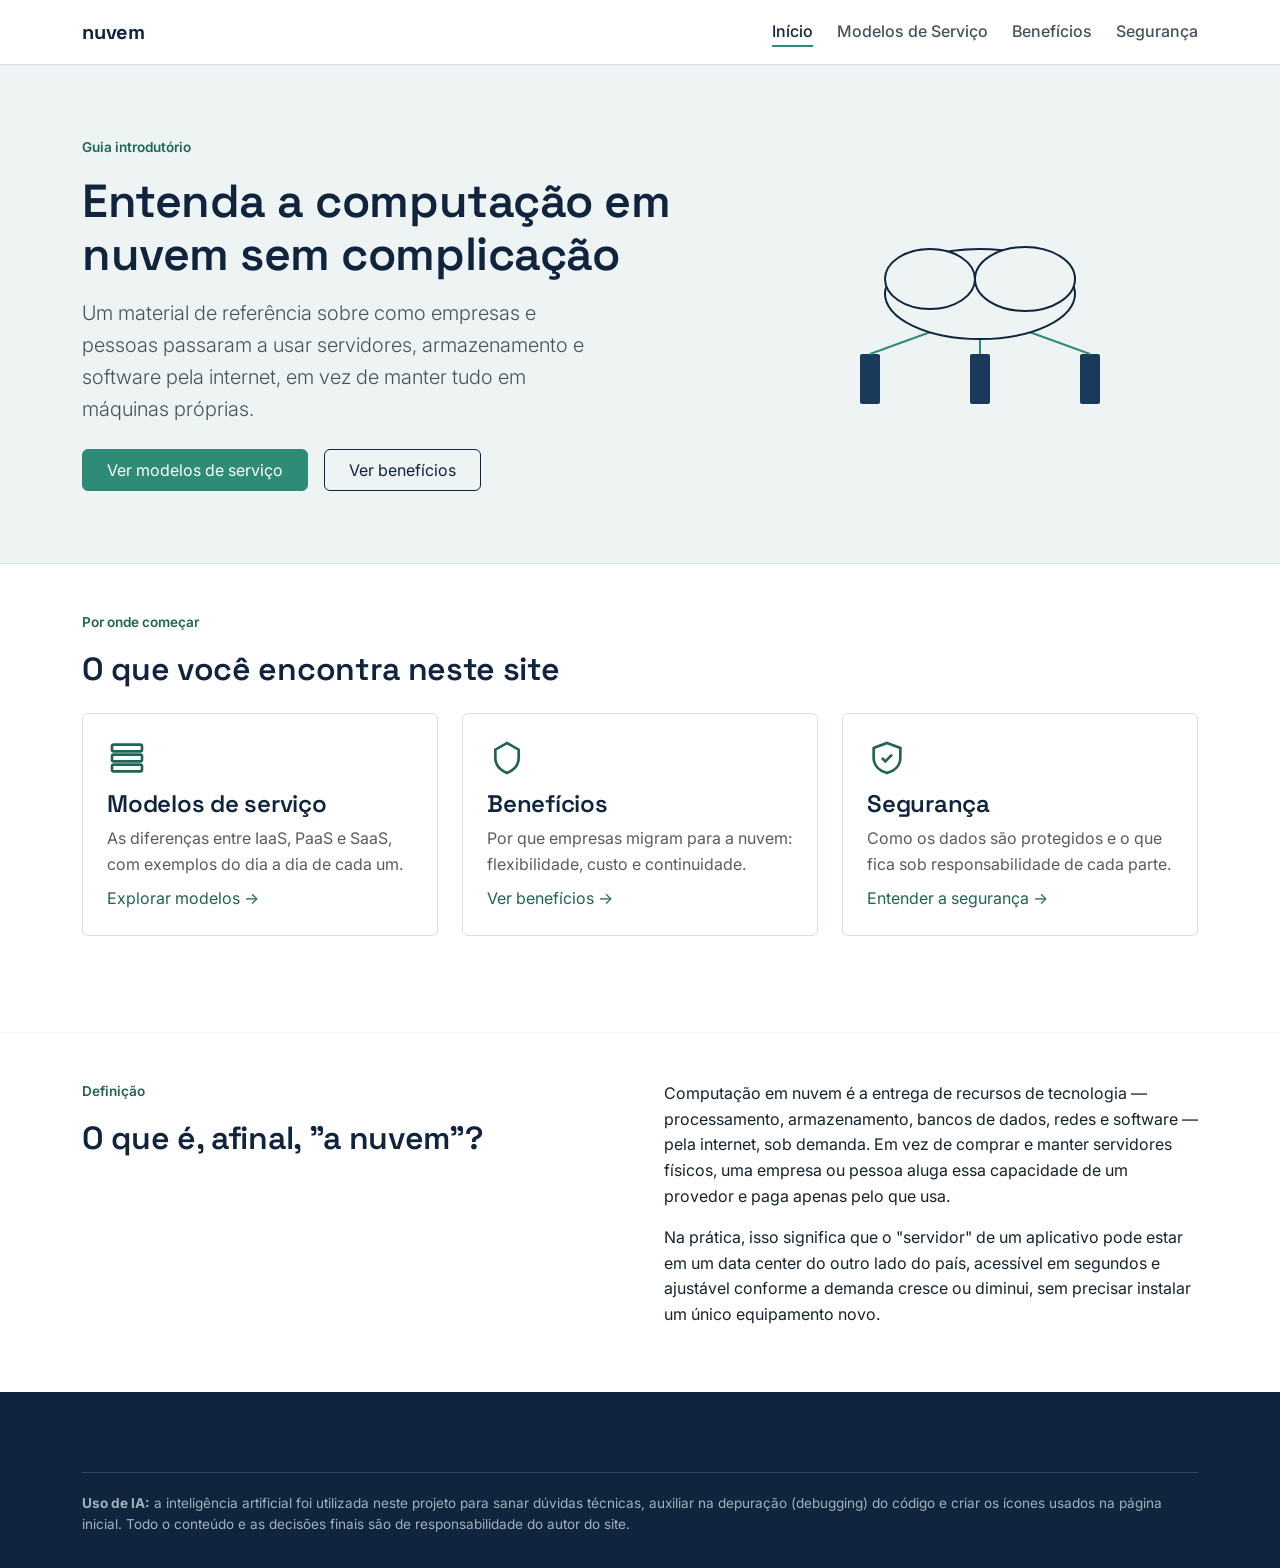
<file: computacao-em-nuvem-main/index.html>
<!DOCTYPE html>
<html lang="pt-BR">
<head>
<meta charset="UTF-8">
<meta name="viewport" content="width=device-width, initial-scale=1.0">
<title>Computação em Nuvem | Início</title>
<link rel="preconnect" href="https://fonts.googleapis.com">
<link href="https://fonts.googleapis.com/css2?family=Inter:wght@400;500;600&family=Space+Grotesk:wght@500;600;700&display=swap" rel="stylesheet">
<link href="https://cdn.jsdelivr.net/npm/bootstrap@5.3.3/dist/css/bootstrap.min.css" rel="stylesheet">
<link href="style.css" rel="stylesheet">
</head>
<body>

<header class="site-header">
  <div class="container">
    <nav class="navbar py-3">
      <a class="brand" href="index.html">nuvem<span></span></a>
      <ul class="nav-links">
        <li><a class="active" href="index.html">Início</a></li>
        <li><a href="servicos.html">Modelos de Serviço</a></li>
        <li><a href="beneficios.html">Benefícios</a></li>
        <li><a href="seguranca.html">Segurança</a></li>

      </ul>
    </nav>
  </div>
</header>

<section class="hero py-5">
  <div class="container py-4">
    <div class="row align-items-center g-5">
      <div class="col-lg-7">
        <p class="section-eyebrow">Guia introdutório</p>
        <h1>Entenda a computação em nuvem sem complicação</h1>
        <p class="lead mt-3">Um material de referência sobre como empresas e pessoas passaram a usar servidores, armazenamento e software pela internet, em vez de manter tudo em máquinas próprias.</p>
        <div class="d-flex flex-wrap gap-3 mt-4">
          <a href="servicos.html" class="btn btn-teal px-4 py-2">Ver modelos de serviço</a>
          <a href="beneficios.html" class="btn btn-outline-navy px-4 py-2">Ver benefícios</a>
        </div>
      </div>
      <div class="col-lg-5 text-center">
        <svg class="cloud-art" viewBox="0 0 320 220" xmlns="http://www.w3.org/2000/svg" role="img" aria-label="Ilustração de uma nuvem conectada a servidores">
          <rect x="40" y="150" width="20" height="50" rx="2" fill="#1A3A5C"/>
          <rect x="150" y="150" width="20" height="50" rx="2" fill="#1A3A5C"/>
          <rect x="260" y="150" width="20" height="50" rx="2" fill="#1A3A5C"/>
          <line x1="50" y1="150" x2="160" y2="110" stroke="#2E8B77" stroke-width="2"/>
          <line x1="160" y1="150" x2="160" y2="110" stroke="#2E8B77" stroke-width="2"/>
          <line x1="270" y1="150" x2="160" y2="110" stroke="#2E8B77" stroke-width="2"/>
          <ellipse cx="160" cy="90" rx="95" ry="45" fill="#EEF3F4" stroke="#10243E" stroke-width="2"/>
          <ellipse cx="110" cy="75" rx="45" ry="30" fill="#EEF3F4" stroke="#10243E" stroke-width="2"/>
          <ellipse cx="205" cy="75" rx="50" ry="32" fill="#EEF3F4" stroke="#10243E" stroke-width="2"/>
        </svg>
      </div>
    </div>
  </div>
</section>

<section class="py-5">
  <div class="container">
    <p class="section-eyebrow">Por onde começar</p>
    <h2 class="mb-4">O que você encontra neste site</h2>
    <div class="row g-4">
      <div class="col-md-4">
        <div class="info-card">
          <svg class="icon" viewBox="0 0 24 24" fill="none" stroke="currentColor" stroke-width="1.6"><rect x="3" y="4" width="18" height="4" rx="1"/><rect x="3" y="10" width="18" height="4" rx="1"/><rect x="3" y="16" width="18" height="4" rx="1"/></svg>
          <h4>Modelos de serviço</h4>
          <p class="text-muted mb-2">As diferenças entre IaaS, PaaS e SaaS, com exemplos do dia a dia de cada um.</p>
          <a href="servicos.html">Explorar modelos →</a>
        </div>
      </div>
      <div class="col-md-4">
        <div class="info-card">
          <svg class="icon" viewBox="0 0 24 24" fill="none" stroke="currentColor" stroke-width="1.6"><path d="M12 3l7 4v5c0 5-3.5 7.5-7 9-3.5-1.5-7-4-7-9V7l7-4z"/></svg>
          <h4>Benefícios</h4>
          <p class="text-muted mb-2">Por que empresas migram para a nuvem: flexibilidade, custo e continuidade.</p>
          <a href="beneficios.html">Ver benefícios →</a>
        </div>
      </div>
      <div class="col-md-4">
        <div class="info-card">
          <svg class="icon" viewBox="0 0 24 24" fill="none" stroke="currentColor" stroke-width="1.6"><path d="M12 3l8 3v6c0 4.5-3.4 7.7-8 9-4.6-1.3-8-4.5-8-9V6l8-3z"/><path d="M9 12l2 2 4-4"/></svg>
          <h4>Segurança</h4>
          <p class="text-muted mb-2">Como os dados são protegidos e o que fica sob responsabilidade de cada parte.</p>
          <a href="seguranca.html">Entender a segurança →</a>
        </div>
      </div>
    </div>
  </div>
</section>

<hr class="divider">

<section class="pb-5">
  <div class="container">
    <div class="row g-5 align-items-start">
      <div class="col-lg-6">
        <p class="section-eyebrow">Definição</p>
        <h2>O que é, afinal, "a nuvem"?</h2>
      </div>
      <div class="col-lg-6">
        <p>Computação em nuvem é a entrega de recursos de tecnologia — processamento, armazenamento, bancos de dados, redes e software — pela internet, sob demanda. Em vez de comprar e manter servidores físicos, uma empresa ou pessoa aluga essa capacidade de um provedor e paga apenas pelo que usa.</p>
        <p>Na prática, isso significa que o "servidor" de um aplicativo pode estar em um data center do outro lado do país, acessível em segundos e ajustável conforme a demanda cresce ou diminui, sem precisar instalar um único equipamento novo.</p>
      </div>
    </div>
  </div>
</section>

<footer class="site-footer">
  <div class="container">
    <div class="ai-disclaimer">
      <strong>Uso de IA:</strong> a inteligência artificial foi utilizada neste projeto para sanar dúvidas técnicas, auxiliar na depuração (debugging) do código e criar os ícones usados na página inicial. Todo o conteúdo e as decisões finais são de responsabilidade do autor do site.
    </div>
  </div>
</footer>

</body>
</html>
</file>
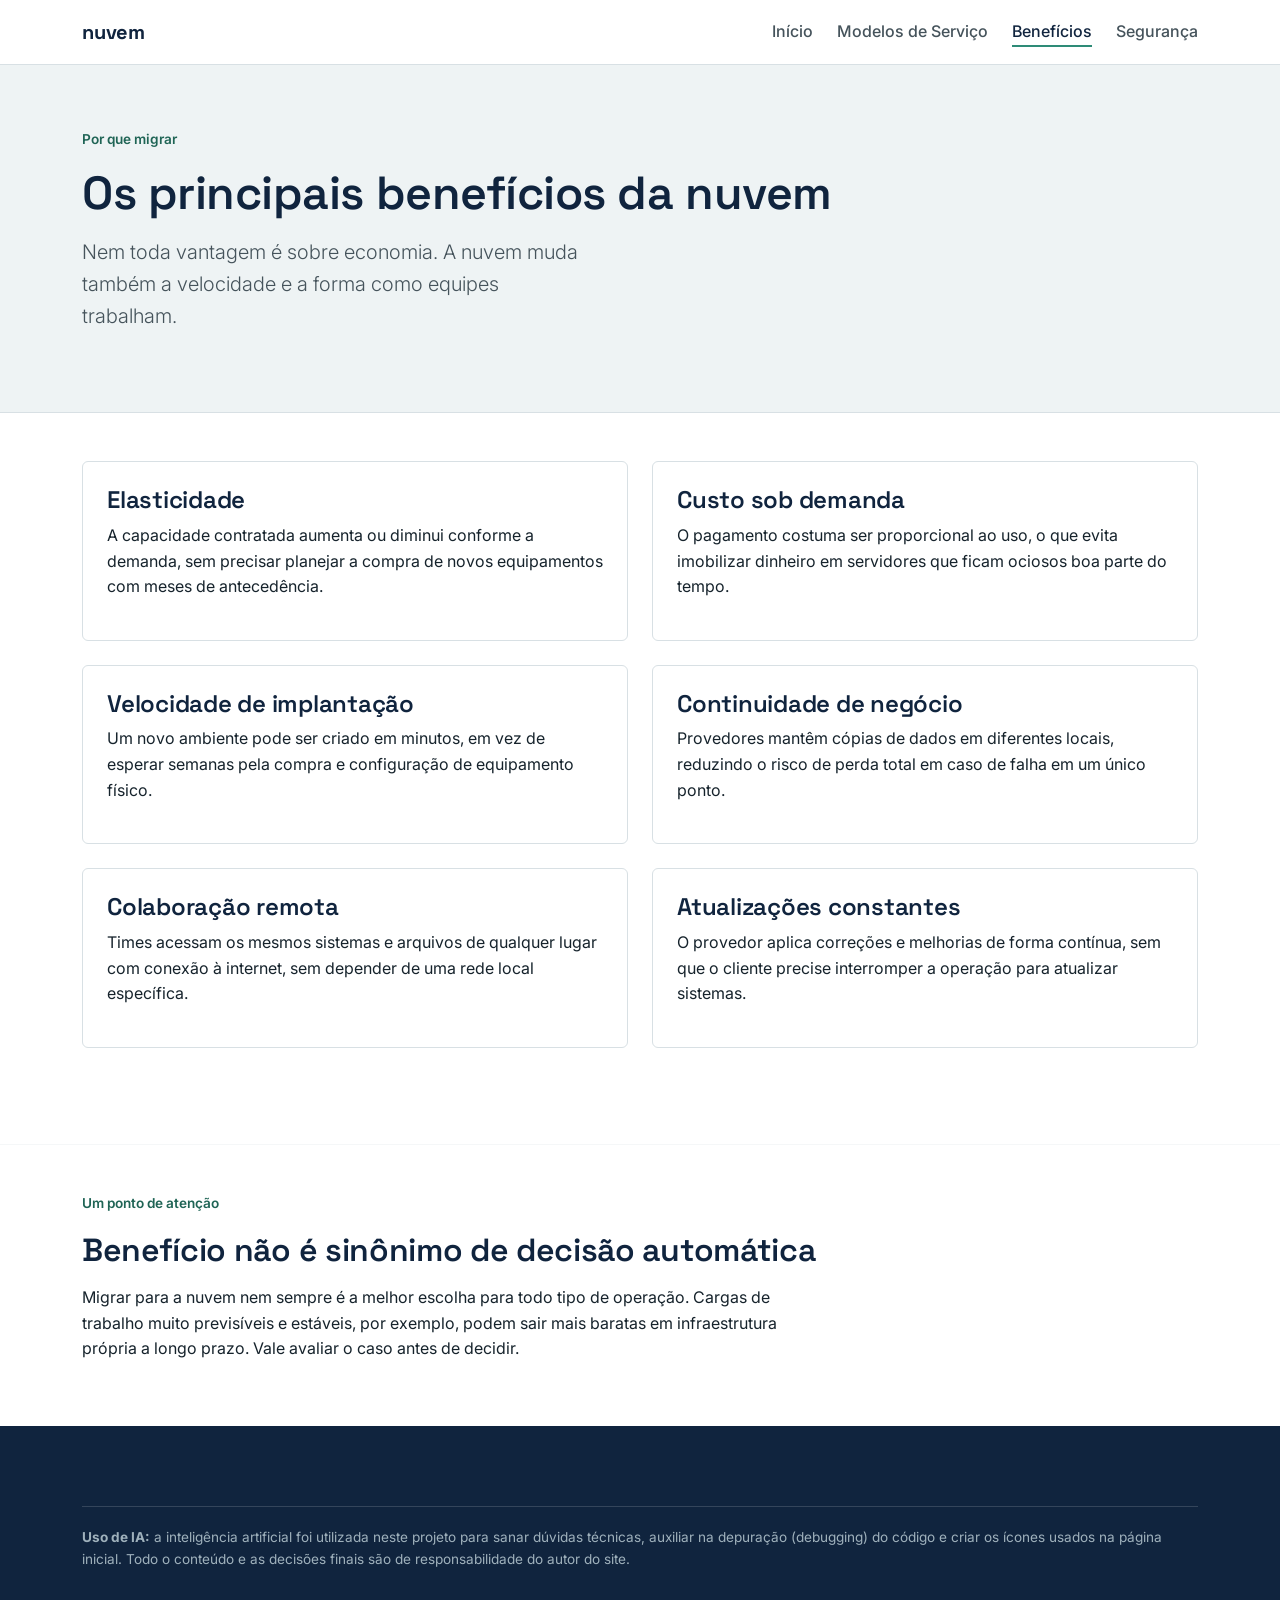
<file: computacao-em-nuvem-main/beneficios.html>
<!DOCTYPE html>
<html lang="pt-BR">
<head>
<meta charset="UTF-8">
<meta name="viewport" content="width=device-width, initial-scale=1.0">
<title>Computação em Nuvem | Benefícios</title>
<link rel="preconnect" href="https://fonts.googleapis.com">
<link href="https://fonts.googleapis.com/css2?family=Inter:wght@400;500;600&family=Space+Grotesk:wght@500;600;700&display=swap" rel="stylesheet">
<link href="https://cdn.jsdelivr.net/npm/bootstrap@5.3.3/dist/css/bootstrap.min.css" rel="stylesheet">
<link href="style.css" rel="stylesheet">
</head>
<body>

<header class="site-header">
  <div class="container">
    <nav class="navbar py-3">
      <a class="brand" href="index.html">nuvem<span></span></a>
      <ul class="nav-links">
        <li><a href="index.html">Início</a></li>
        <li><a href="servicos.html">Modelos de Serviço</a></li>
        <li><a class="active" href="beneficios.html">Benefícios</a></li>
        <li><a href="seguranca.html">Segurança</a></li>

      </ul>
    </nav>
  </div>
</header>

<section class="hero py-5">
  <div class="container py-3">
    <p class="section-eyebrow">Por que migrar</p>
    <h1>Os principais benefícios da nuvem</h1>
    <p class="lead mt-3">Nem toda vantagem é sobre economia. A nuvem muda também a velocidade e a forma como equipes trabalham.</p>
  </div>
</section>

<section class="py-5">
  <div class="container">
    <div class="row g-4">
      <div class="col-md-6">
        <div class="info-card">
          <h4>Elasticidade</h4>
          <p>A capacidade contratada aumenta ou diminui conforme a demanda, sem precisar planejar a compra de novos equipamentos com meses de antecedência.</p>
        </div>
      </div>
      <div class="col-md-6">
        <div class="info-card">
          <h4>Custo sob demanda</h4>
          <p>O pagamento costuma ser proporcional ao uso, o que evita imobilizar dinheiro em servidores que ficam ociosos boa parte do tempo.</p>
        </div>
      </div>
      <div class="col-md-6">
        <div class="info-card">
          <h4>Velocidade de implantação</h4>
          <p>Um novo ambiente pode ser criado em minutos, em vez de esperar semanas pela compra e configuração de equipamento físico.</p>
        </div>
      </div>
      <div class="col-md-6">
        <div class="info-card">
          <h4>Continuidade de negócio</h4>
          <p>Provedores mantêm cópias de dados em diferentes locais, reduzindo o risco de perda total em caso de falha em um único ponto.</p>
        </div>
      </div>
      <div class="col-md-6">
        <div class="info-card">
          <h4>Colaboração remota</h4>
          <p>Times acessam os mesmos sistemas e arquivos de qualquer lugar com conexão à internet, sem depender de uma rede local específica.</p>
        </div>
      </div>
      <div class="col-md-6">
        <div class="info-card">
          <h4>Atualizações constantes</h4>
          <p>O provedor aplica correções e melhorias de forma contínua, sem que o cliente precise interromper a operação para atualizar sistemas.</p>
        </div>
      </div>
    </div>
  </div>
</section>

<hr class="divider">

<section class="pb-5">
  <div class="container">
    <div class="row">
      <div class="col-lg-8">
        <p class="section-eyebrow">Um ponto de atenção</p>
        <h2>Benefício não é sinônimo de decisão automática</h2>
        <p class="mt-3">Migrar para a nuvem nem sempre é a melhor escolha para todo tipo de operação. Cargas de trabalho muito previsíveis e estáveis, por exemplo, podem sair mais baratas em infraestrutura própria a longo prazo. Vale avaliar o caso antes de decidir.</p>
      </div>
    </div>
  </div>
</section>

<footer class="site-footer">
  <div class="container">
    <div class="ai-disclaimer">
      <strong>Uso de IA:</strong> a inteligência artificial foi utilizada neste projeto para sanar dúvidas técnicas, auxiliar na depuração (debugging) do código e criar os ícones usados na página inicial. Todo o conteúdo e as decisões finais são de responsabilidade do autor do site.
    </div>
  </div>
</footer>

</body>
</html>
</file>
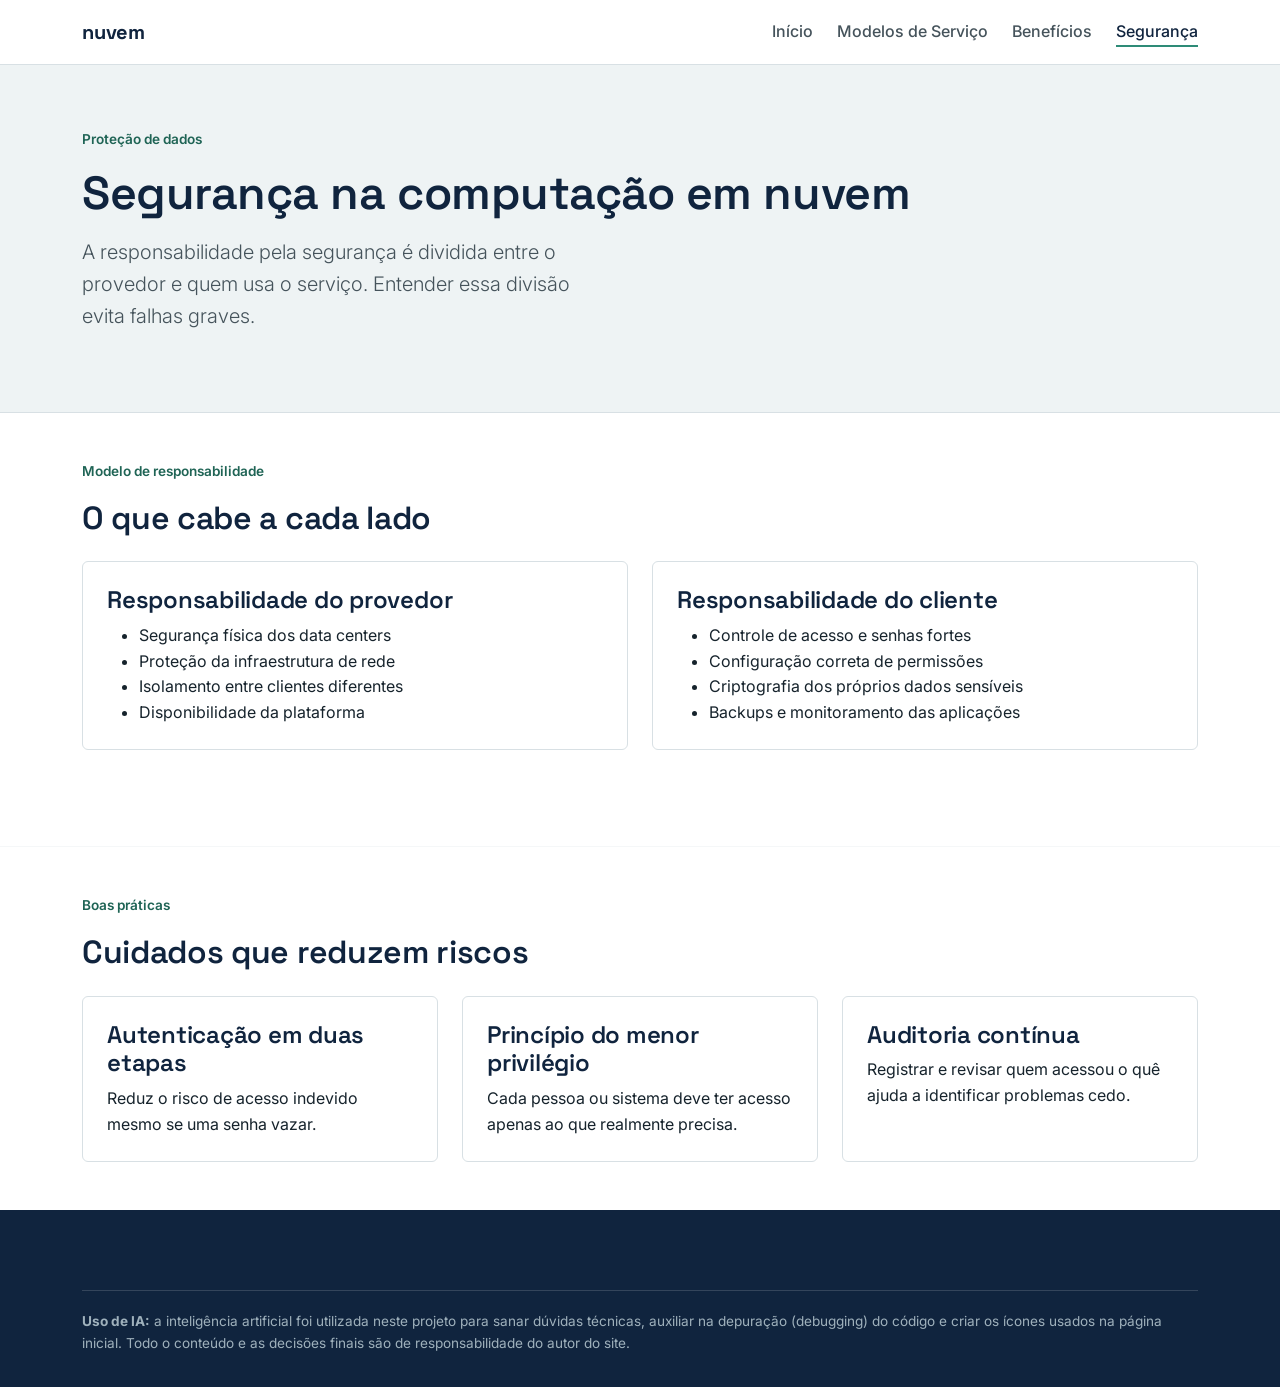
<file: computacao-em-nuvem-main/seguranca.html>
<!DOCTYPE html>
<html lang="pt-BR">
<head>
<meta charset="UTF-8">
<meta name="viewport" content="width=device-width, initial-scale=1.0">
<title>Computação em Nuvem | Segurança</title>
<link rel="preconnect" href="https://fonts.googleapis.com">
<link href="https://fonts.googleapis.com/css2?family=Inter:wght@400;500;600&family=Space+Grotesk:wght@500;600;700&display=swap" rel="stylesheet">
<link href="https://cdn.jsdelivr.net/npm/bootstrap@5.3.3/dist/css/bootstrap.min.css" rel="stylesheet">
<link href="style.css" rel="stylesheet">
</head>
<body>

<header class="site-header">
  <div class="container">
    <nav class="navbar py-3">
      <a class="brand" href="index.html">nuvem<span></span></a>
      <ul class="nav-links">
        <li><a href="index.html">Início</a></li>
        <li><a href="servicos.html">Modelos de Serviço</a></li>
        <li><a href="beneficios.html">Benefícios</a></li>
        <li><a class="active" href="seguranca.html">Segurança</a></li>

      </ul>
    </nav>
  </div>
</header>

<section class="hero py-5">
  <div class="container py-3">
    <p class="section-eyebrow">Proteção de dados</p>
    <h1>Segurança na computação em nuvem</h1>
    <p class="lead mt-3">A responsabilidade pela segurança é dividida entre o provedor e quem usa o serviço. Entender essa divisão evita falhas graves.</p>
  </div>
</section>

<section class="py-5">
  <div class="container">
    <p class="section-eyebrow">Modelo de responsabilidade</p>
    <h2 class="mb-4">O que cabe a cada lado</h2>
    <div class="row g-4">
      <div class="col-md-6">
        <div class="info-card">
          <h4>Responsabilidade do provedor</h4>
          <ul class="mt-2 mb-0">
            <li>Segurança física dos data centers</li>
            <li>Proteção da infraestrutura de rede</li>
            <li>Isolamento entre clientes diferentes</li>
            <li>Disponibilidade da plataforma</li>
          </ul>
        </div>
      </div>
      <div class="col-md-6">
        <div class="info-card">
          <h4>Responsabilidade do cliente</h4>
          <ul class="mt-2 mb-0">
            <li>Controle de acesso e senhas fortes</li>
            <li>Configuração correta de permissões</li>
            <li>Criptografia dos próprios dados sensíveis</li>
            <li>Backups e monitoramento das aplicações</li>
          </ul>
        </div>
      </div>
    </div>
  </div>
</section>

<hr class="divider">

<section class="pb-5">
  <div class="container">
    <p class="section-eyebrow">Boas práticas</p>
    <h2 class="mb-4">Cuidados que reduzem riscos</h2>
    <div class="row g-4">
      <div class="col-md-4">
        <div class="info-card">
          <h4>Autenticação em duas etapas</h4>
          <p class="mb-0">Reduz o risco de acesso indevido mesmo se uma senha vazar.</p>
        </div>
      </div>
      <div class="col-md-4">
        <div class="info-card">
          <h4>Princípio do menor privilégio</h4>
          <p class="mb-0">Cada pessoa ou sistema deve ter acesso apenas ao que realmente precisa.</p>
        </div>
      </div>
      <div class="col-md-4">
        <div class="info-card">
          <h4>Auditoria contínua</h4>
          <p class="mb-0">Registrar e revisar quem acessou o quê ajuda a identificar problemas cedo.</p>
        </div>
      </div>
    </div>
  </div>
</section>

<footer class="site-footer">
  <div class="container">
    <div class="ai-disclaimer">
      <strong>Uso de IA:</strong> a inteligência artificial foi utilizada neste projeto para sanar dúvidas técnicas, auxiliar na depuração (debugging) do código e criar os ícones usados na página inicial. Todo o conteúdo e as decisões finais são de responsabilidade do autor do site.
</footer>

</body>
</html>
</file>
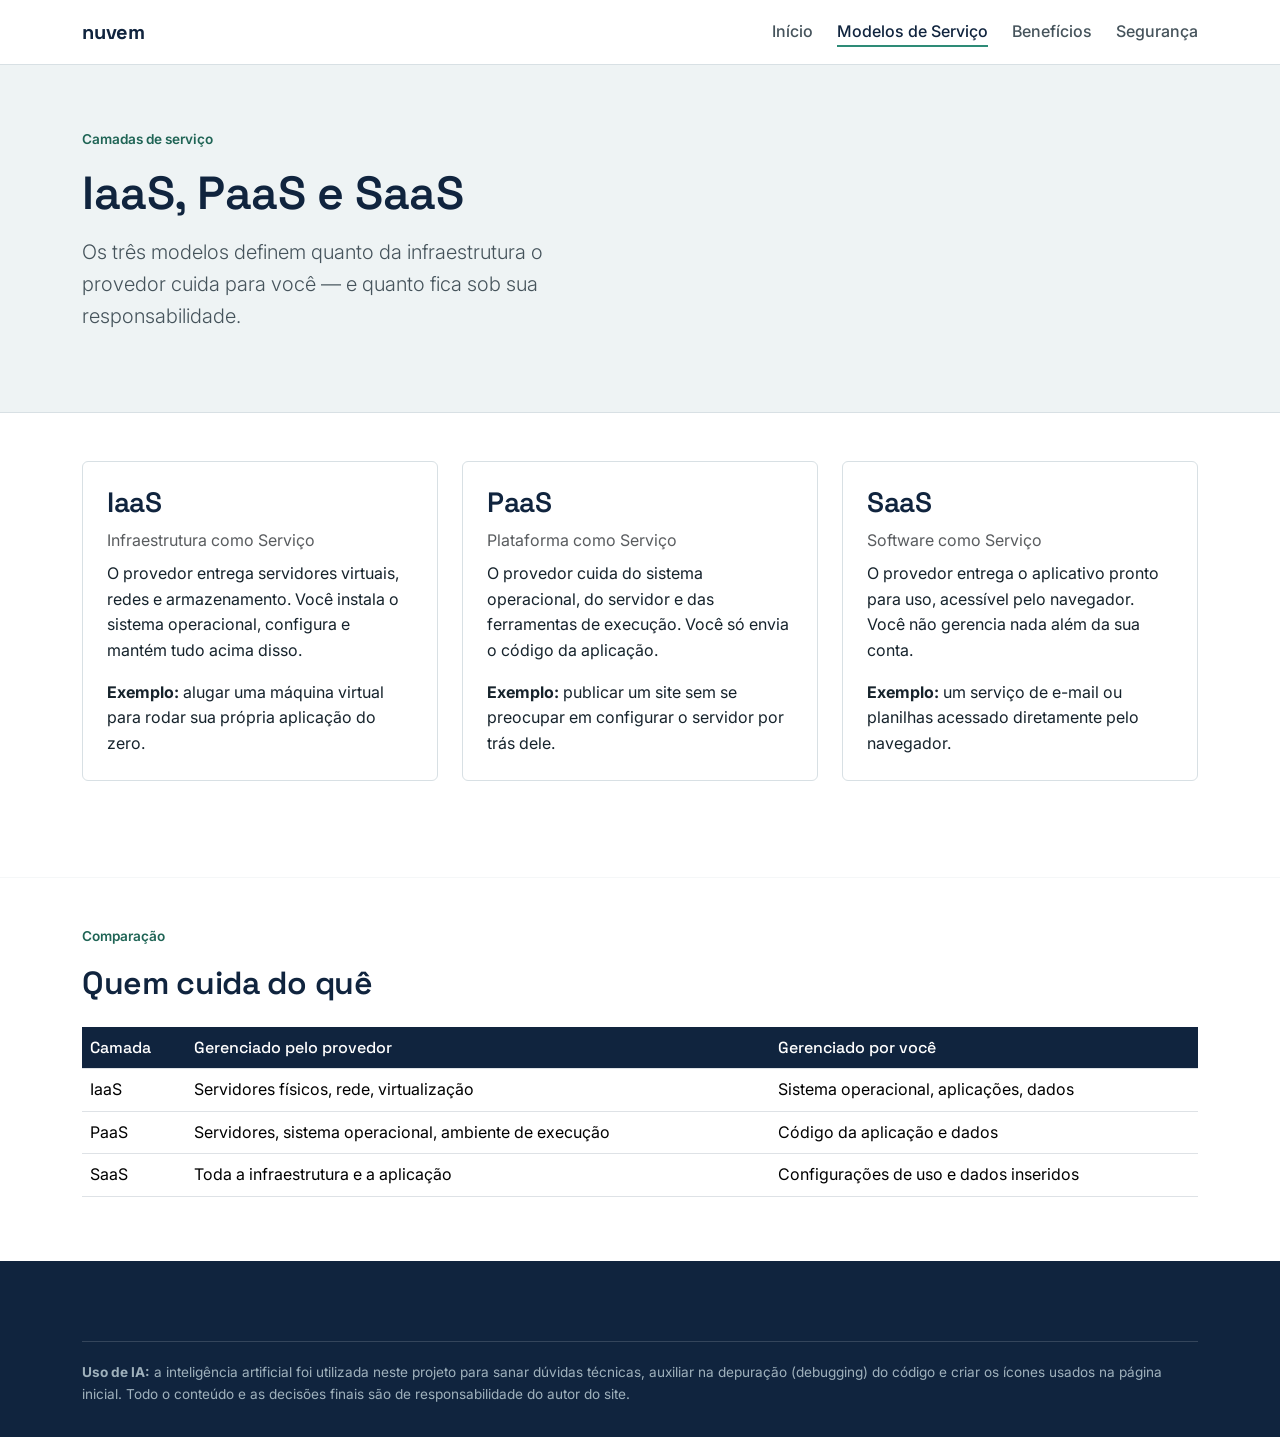
<file: computacao-em-nuvem-main/servicos.html>
<!DOCTYPE html>
<html lang="pt-BR">
<head>
<meta charset="UTF-8">
<meta name="viewport" content="width=device-width, initial-scale=1.0">
<title>Computação em Nuvem | Modelos de Serviço</title>
<link rel="preconnect" href="https://fonts.googleapis.com">
<link href="https://fonts.googleapis.com/css2?family=Inter:wght@400;500;600&family=Space+Grotesk:wght@500;600;700&display=swap" rel="stylesheet">
<link href="https://cdn.jsdelivr.net/npm/bootstrap@5.3.3/dist/css/bootstrap.min.css" rel="stylesheet">
<link href="style.css" rel="stylesheet">
</head>
<body>

<header class="site-header">
  <div class="container">
    <nav class="navbar py-3">
      <a class="brand" href="index.html">nuvem<span></span></a>
      <ul class="nav-links">
        <li><a href="index.html">Início</a></li>
        <li><a class="active" href="servicos.html">Modelos de Serviço</a></li>
        <li><a href="beneficios.html">Benefícios</a></li>
        <li><a href="seguranca.html">Segurança</a></li>

      </ul>
    </nav>
  </div>
</header>

<section class="hero py-5">
  <div class="container py-3">
    <p class="section-eyebrow">Camadas de serviço</p>
    <h1>IaaS, PaaS e SaaS</h1>
    <p class="lead mt-3">Os três modelos definem quanto da infraestrutura o provedor cuida para você — e quanto fica sob sua responsabilidade.</p>
  </div>
</section>

<section class="py-5">
  <div class="container">
    <div class="row g-4">
      <div class="col-md-4">
        <div class="info-card">
          <h3>IaaS</h3>
          <p class="text-muted mb-2">Infraestrutura como Serviço</p>
          <p>O provedor entrega servidores virtuais, redes e armazenamento. Você instala o sistema operacional, configura e mantém tudo acima disso.</p>
          <p class="mb-0"><strong>Exemplo:</strong> alugar uma máquina virtual para rodar sua própria aplicação do zero.</p>
        </div>
      </div>
      <div class="col-md-4">
        <div class="info-card">
          <h3>PaaS</h3>
          <p class="text-muted mb-2">Plataforma como Serviço</p>
          <p>O provedor cuida do sistema operacional, do servidor e das ferramentas de execução. Você só envia o código da aplicação.</p>
          <p class="mb-0"><strong>Exemplo:</strong> publicar um site sem se preocupar em configurar o servidor por trás dele.</p>
        </div>
      </div>
      <div class="col-md-4">
        <div class="info-card">
          <h3>SaaS</h3>
          <p class="text-muted mb-2">Software como Serviço</p>
          <p>O provedor entrega o aplicativo pronto para uso, acessível pelo navegador. Você não gerencia nada além da sua conta.</p>
          <p class="mb-0"><strong>Exemplo:</strong> um serviço de e-mail ou planilhas acessado diretamente pelo navegador.</p>
        </div>
      </div>
    </div>
  </div>
</section>

<hr class="divider">

<section class="pb-5">
  <div class="container">
    <p class="section-eyebrow">Comparação</p>
    <h2 class="mb-4">Quem cuida do quê</h2>
    <div class="table-responsive">
      <table class="table align-middle">
        <thead>
          <tr>
            <th>Camada</th>
            <th>Gerenciado pelo provedor</th>
            <th>Gerenciado por você</th>
          </tr>
        </thead>
        <tbody>
          <tr>
            <td>IaaS</td>
            <td>Servidores físicos, rede, virtualização</td>
            <td>Sistema operacional, aplicações, dados</td>
          </tr>
          <tr>
            <td>PaaS</td>
            <td>Servidores, sistema operacional, ambiente de execução</td>
            <td>Código da aplicação e dados</td>
          </tr>
          <tr>
            <td>SaaS</td>
            <td>Toda a infraestrutura e a aplicação</td>
            <td>Configurações de uso e dados inseridos</td>
          </tr>
        </tbody>
      </table>
    </div>
  </div>
</section>

<footer class="site-footer">
  <div class="container">
    <div class="ai-disclaimer">
      <strong>Uso de IA:</strong> a inteligência artificial foi utilizada neste projeto para sanar dúvidas técnicas, auxiliar na depuração (debugging) do código e criar os ícones usados na página inicial. Todo o conteúdo e as decisões finais são de responsabilidade do autor do site.
    </div>
  </div>
</footer>

</body>
</html>
</file>
<file: computacao-em-nuvem-main/style.css>
/* =========================================================
   Computação em Nuvem — folha de estilo compartilhada
   Paleta: azul-marinho profundo + verde-azulado + neutros frios
   Tipografia: Space Grotesk (títulos) + Inter (texto)
   ========================================================= */

:root{
  --navy: #10243E;
  --navy-2: #1A3A5C;
  --slate: #4C6579;
  --teal: #2E8B77;
  --teal-dark: #1F6455;
  --bg: #FFFFFF;
  --bg-tint: #EEF3F4;
  --line: #D8E0E4;
  --ink: #16232C;
  --ink-soft: #45535B;
}

*{ box-sizing: border-box; }

body{
  font-family: 'Inter', system-ui, -apple-system, sans-serif;
  color: var(--ink);
  background: var(--bg);
  line-height: 1.6;
}

h1, h2, h3, h4, .brand{
  font-family: 'Space Grotesk', 'Inter', sans-serif;
  color: var(--navy);
  font-weight: 600;
  letter-spacing: -0.01em;
}

a{ color: var(--teal-dark); text-decoration: none; }
a:hover, a:focus{ color: var(--navy); text-decoration: underline; }

/* ---------- Cabeçalho / navegação (sem JavaScript) ---------- */
.site-header{
  border-bottom: 1px solid var(--line);
  background: var(--bg);
}

.site-header .navbar{
  display: flex;
  flex-wrap: wrap;
  align-items: center;
  justify-content: space-between;
  row-gap: 0.75rem;
}

.brand{
  font-size: 1.25rem;
  font-weight: 700;
  color: var(--navy) !important;
}
.brand span{ color: var(--teal); }

.nav-links{
  display: flex;
  flex-wrap: wrap;
  gap: 0.5rem 1.5rem;
  margin: 0;
  padding: 0;
  list-style: none;
}

.nav-links a{
  color: var(--ink-soft);
  font-weight: 500;
  padding: 0.25rem 0;
  border-bottom: 2px solid transparent;
}
.nav-links a:hover{
  color: var(--navy);
  text-decoration: none;
  border-bottom-color: var(--teal);
}
.nav-links a.active{
  color: var(--navy);
  border-bottom-color: var(--teal);
}

@media (max-width: 576px){
  .nav-links{ flex-direction: column; gap: 0.6rem; width: 100%; }
}

/* ---------- Hero ---------- */
.hero{
  background: var(--bg-tint);
  border-bottom: 1px solid var(--line);
}
.hero h1{ font-size: clamp(1.9rem, 4vw, 2.9rem); line-height: 1.15; }
.hero p.lead{ color: var(--ink-soft); max-width: 42ch; }

.btn-teal{
  background: var(--teal);
  border-color: var(--teal);
  color: #fff;
}
.btn-teal:hover{ background: var(--teal-dark); border-color: var(--teal-dark); color:#fff; }

.btn-outline-navy{
  border-color: var(--navy);
  color: var(--navy);
}
.btn-outline-navy:hover{ background: var(--navy); color: #fff; }

/* ---------- Ilustração da nuvem (CSS puro) ---------- */
.cloud-art{ width: 100%; max-width: 320px; }

/* ---------- Cartões de seção ---------- */
.info-card{
  border: 1px solid var(--line);
  border-radius: 6px;
  padding: 1.5rem;
  height: 100%;
  background: var(--bg);
}
.info-card .icon{
  width: 2.5rem;
  height: 2.5rem;
  color: var(--teal-dark);
  margin-bottom: 0.75rem;
}

.section-eyebrow{
  color: var(--teal-dark);
  font-weight: 600;
  font-size: 0.85rem;
}

.divider{
  height: 1px;
  background: var(--line);
  border: none;
  margin: 3rem 0;
}

/* ---------- Tabelas de comparação (modelos de serviço) ---------- */
.table thead th{
  background: var(--navy);
  color: #fff;
  font-family: 'Space Grotesk', sans-serif;
  font-weight: 500;
}

/* ---------- Formulário de contato (sem JS, envio via mailto) ---------- */
.form-control:focus{
  border-color: var(--teal);
  box-shadow: 0 0 0 0.2rem rgba(46,139,119,.2);
}

/* ---------- Rodapé ---------- */
footer.site-footer{
  background: var(--navy);
  color: #C9D6DE;
  padding: 3rem 0 2rem;
}
footer.site-footer a{ color: #DCE7EC; }
footer.site-footer a:hover{ color: #fff; }
footer.site-footer h5{
  color: #fff;
  font-family: 'Space Grotesk', sans-serif;
  font-size: 1rem;
}

.ai-disclaimer{
  border-top: 1px solid rgba(255,255,255,.15);
  margin-top: 2rem;
  padding-top: 1.25rem;
  font-size: 0.85rem;
  color: #9FB1BC;
}
</file>
